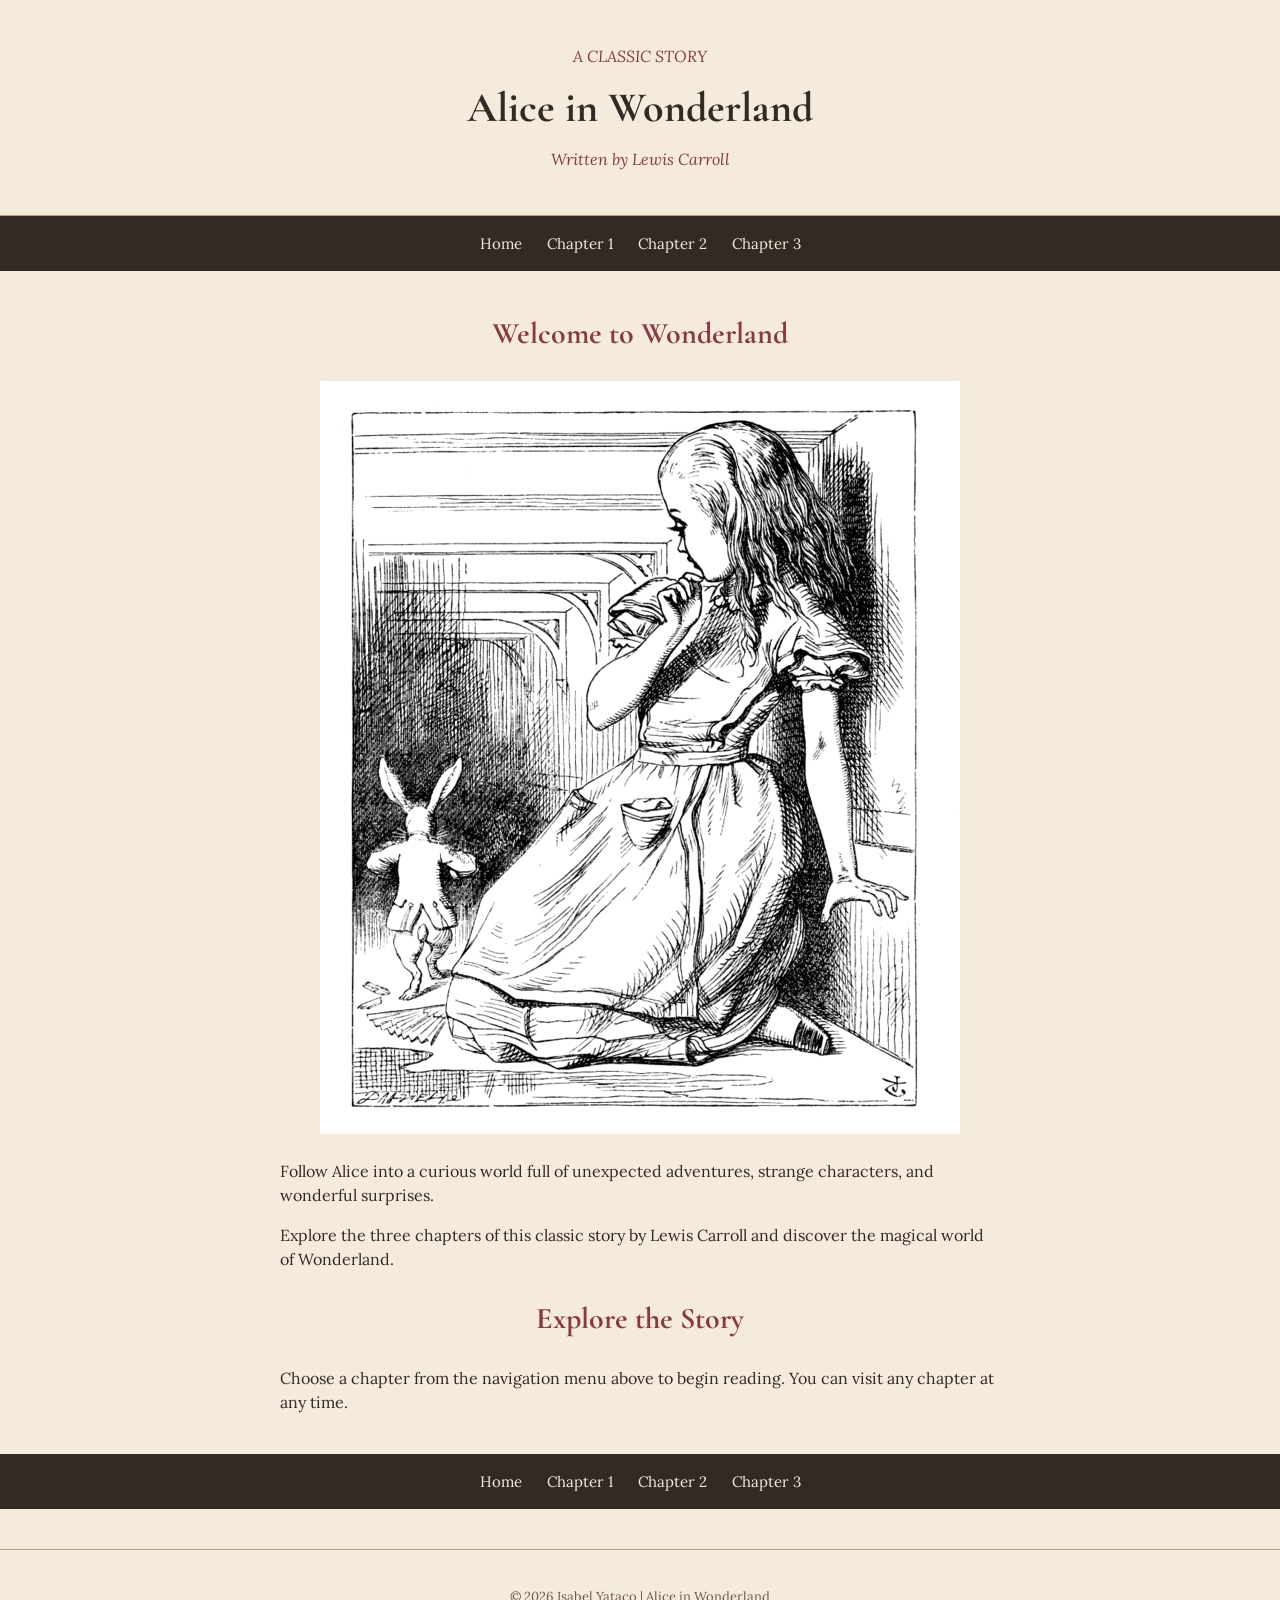
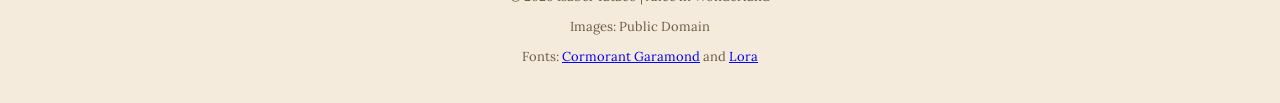
<file: index.html>
<!doctype html>
<html lang="en">
    <head>
        <meta charset="UTF-8" />
        <meta name="viewport" content="width=device-width, initial-scale=1.0" />
        <title>Alice in Wonderland | Home</title>
        <link rel="preconnect" href="https://fonts.googleapis.com" />
        <link rel="preconnect" href="https://fonts.gstatic.com" crossorigin />
        <link
            href="https://fonts.googleapis.com/css2?family=Cormorant+Garamond:wght@500;600;700&family=Lora:wght@400;500&display=swap"
            rel="stylesheet" />
        <link rel="stylesheet" href="style.css" />
    </head>
    <body>
        <header>
            <p>A CLASSIC STORY</p>
            <h1>Alice in Wonderland</h1>
            <p>Written by Lewis Carroll</p>
        </header>

        <nav>
            <a href="index.html">Home</a>
            <a href="chapter1.html">Chapter 1</a>
            <a href="chapter2.html">Chapter 2</a>
            <a href="chapter3.html">Chapter 3</a>
        </nav>

        <main>
            <h2>Welcome to Wonderland</h2>

            <img
                src="alice_ch2_2.png"
                alt="The White Rabbit running through the portal while Alice is looking where the rabbit goes"
                class="cover-image" />

            <p>
                Follow Alice into a curious world full of unexpected adventures, strange characters, and wonderful
                surprises.
            </p>

            <p>
                Explore the three chapters of this classic story by Lewis Carroll and discover the magical world of
                Wonderland.
            </p>

            <h2>Explore the Story</h2>

            <p>
                Choose a chapter from the navigation menu above to begin reading. You can visit any chapter at any time.
            </p>
        </main>

        <nav>
            <a href="index.html">Home</a>
            <a href="chapter1.html">Chapter 1</a>
            <a href="chapter2.html">Chapter 2</a>
            <a href="chapter3.html">Chapter 3</a>
        </nav>

        <footer>
            <p>© 2026 Isabel Yataco | Alice in Wonderland</p>
            <p>Images: Public Domain</p>
            <p>
                Fonts:
                <a href="https://fonts.google.com/specimen/Cormorant+Garamond">Cormorant Garamond</a>
                and
                <a href="https://fonts.google.com/specimen/Lora">Lora</a>
            </p>
        </footer>
    </body>
</html>
</file>
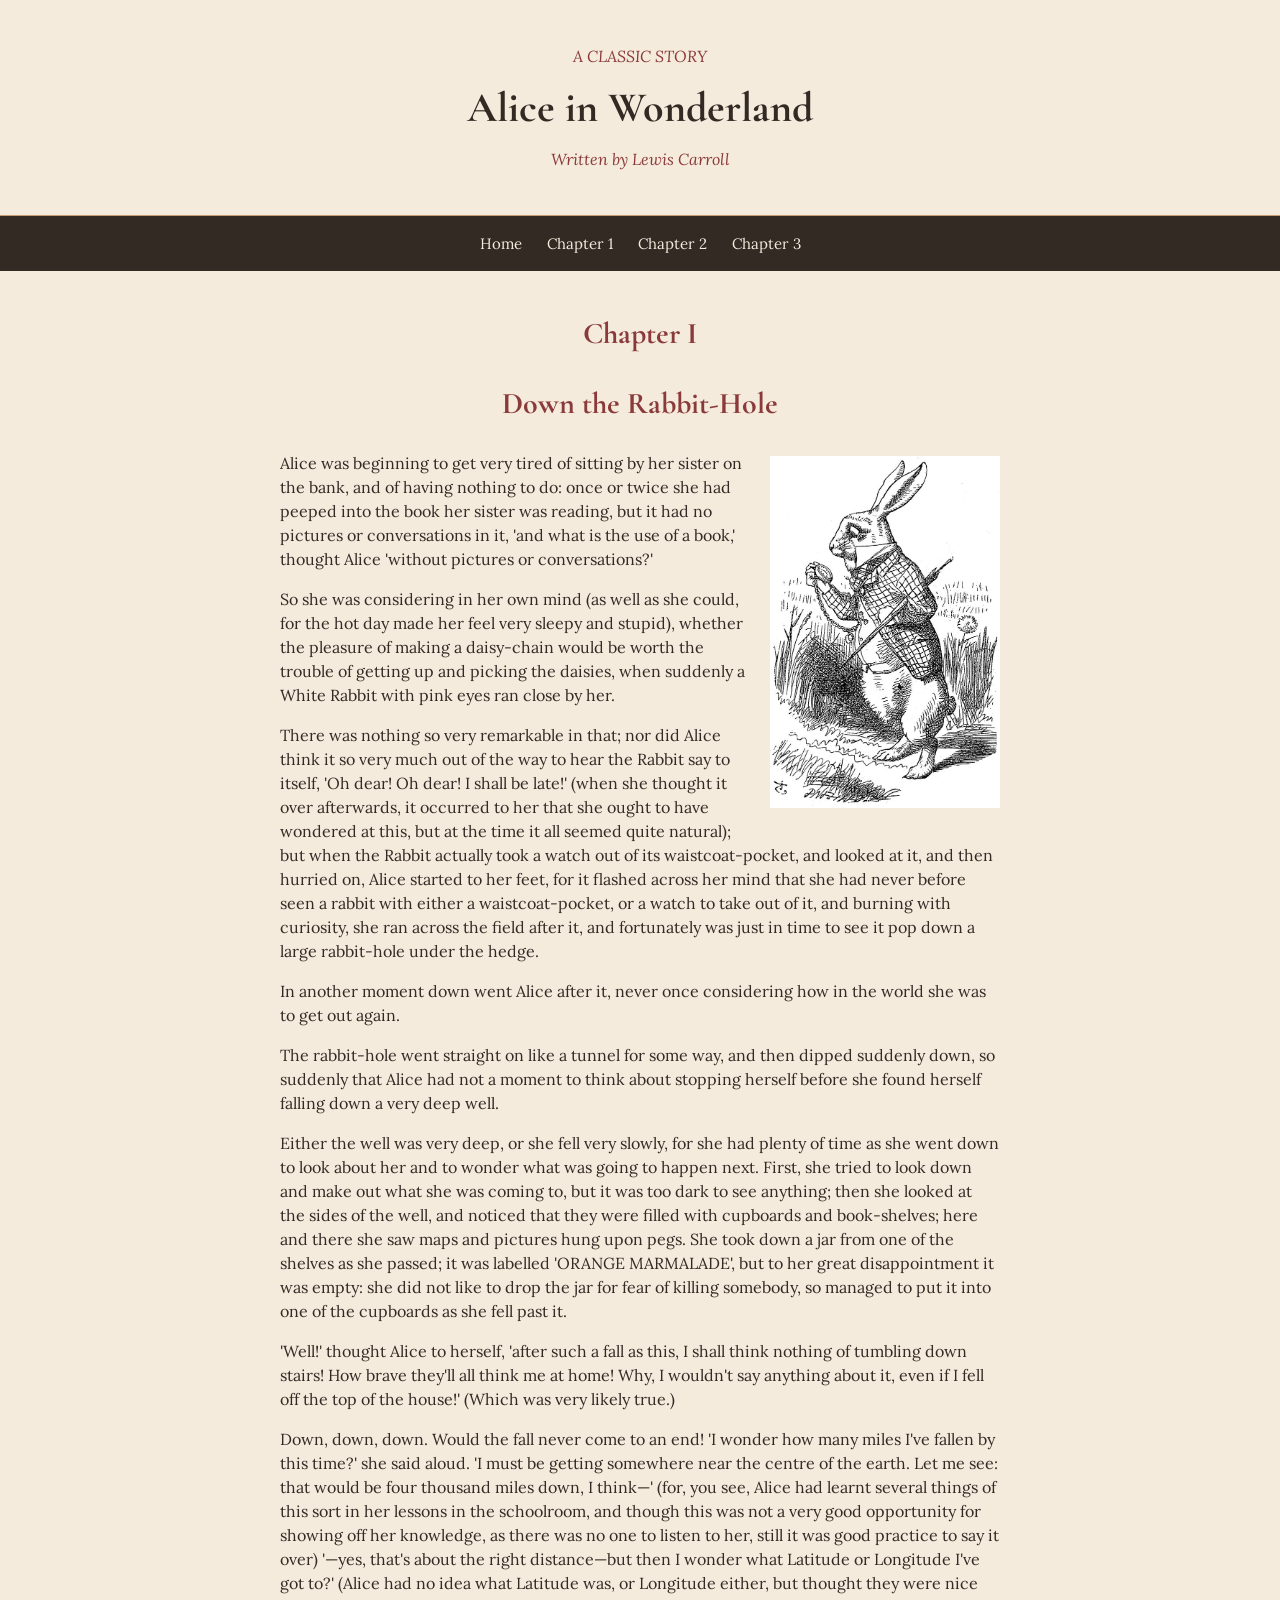
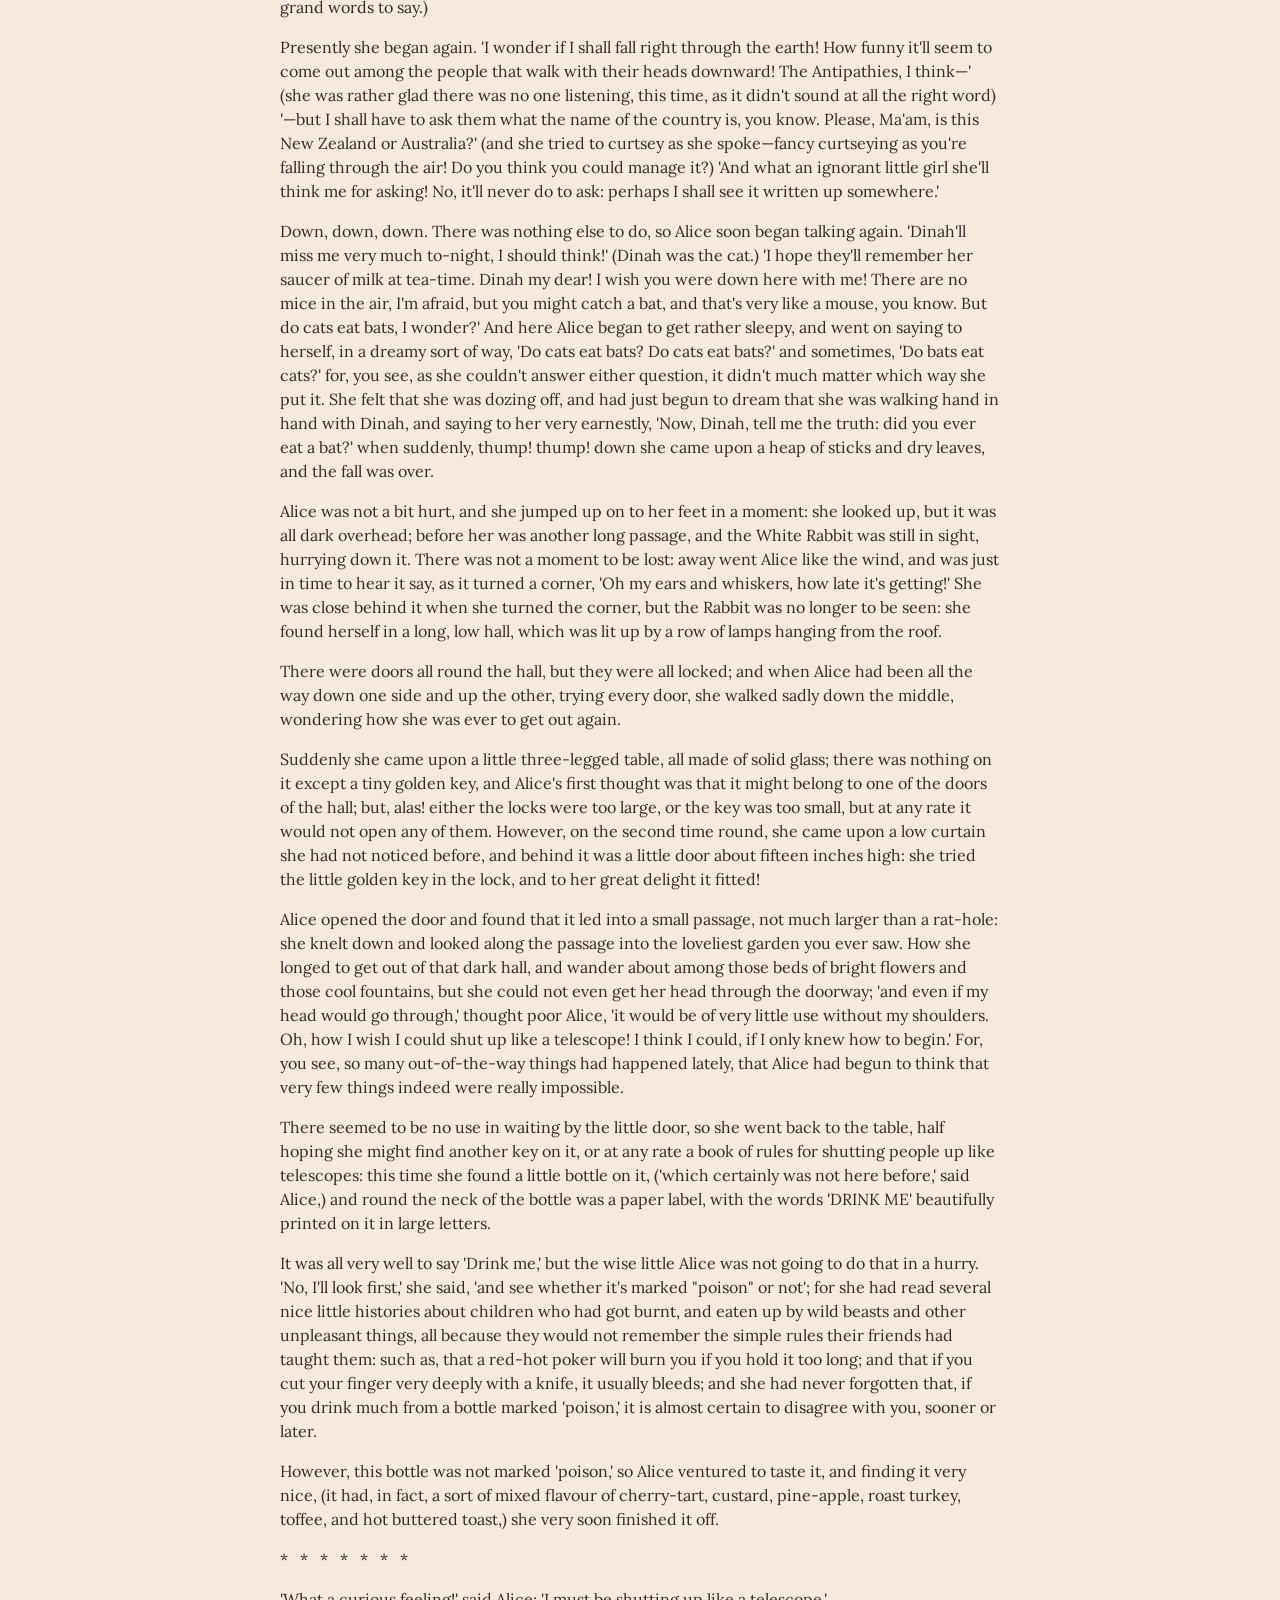
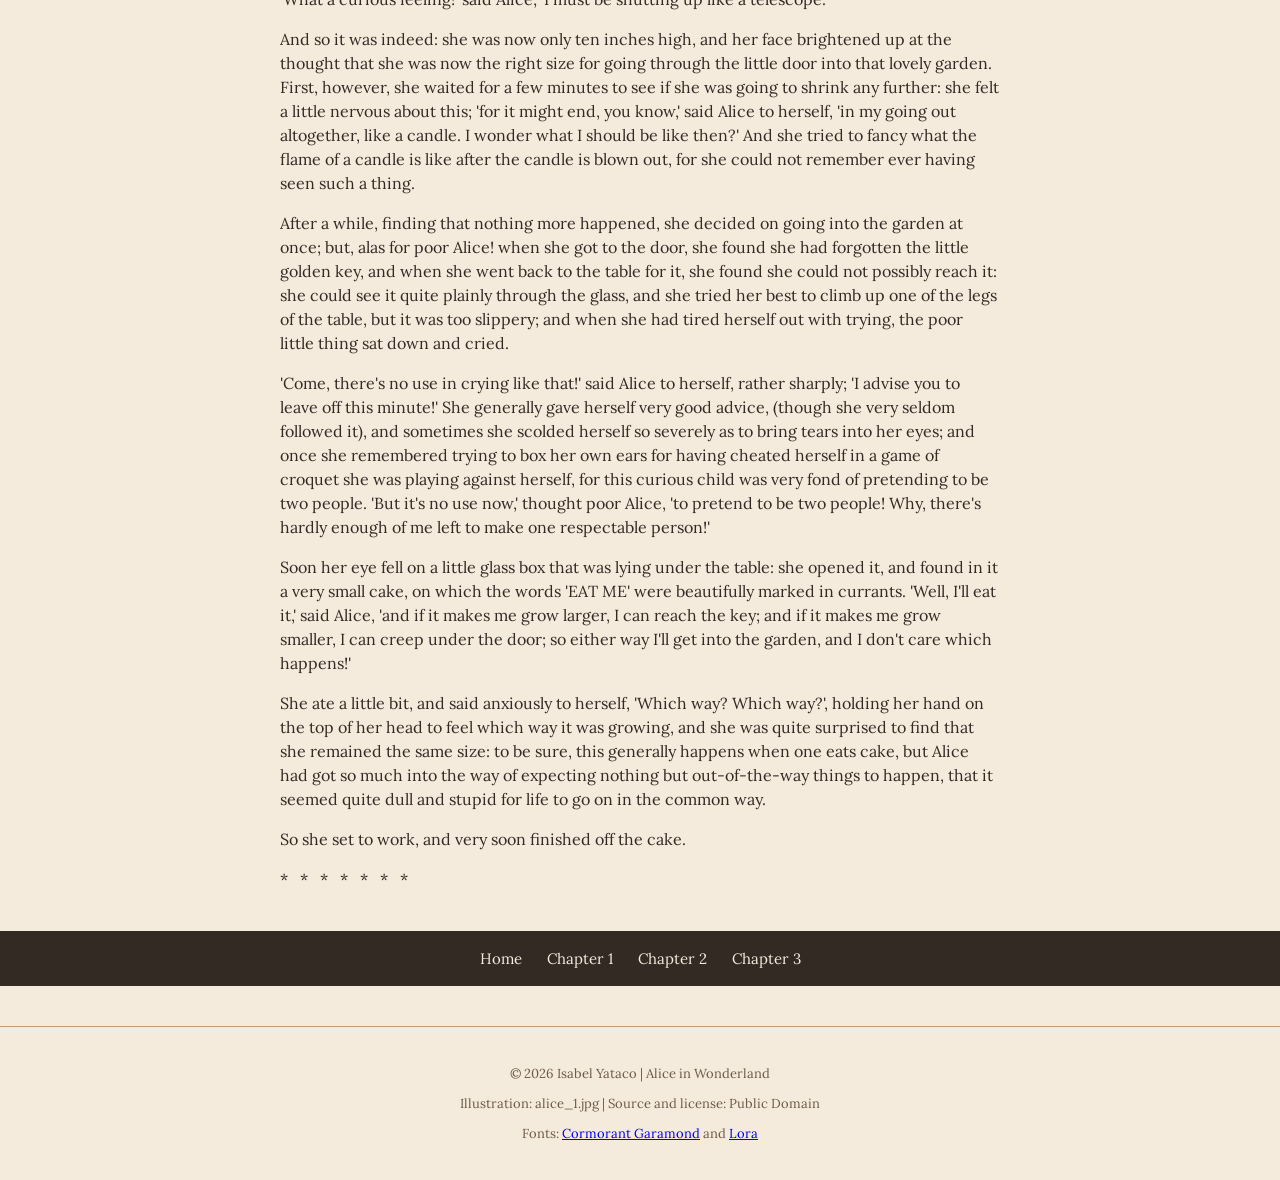
<file: chapter1.html>
<!doctype html>
<html lang="en">
    <head>
        <meta charset="UTF-8" />
        <meta name="viewport" content="width=device-width, initial-scale=1.0" />

        <title>Alice in Wonderland | Chapter 1</title>

        <link rel="preconnect" href="https://fonts.googleapis.com" />
        <link rel="preconnect" href="https://fonts.gstatic.com" crossorigin />
        <link
            href="https://fonts.googleapis.com/css2?family=Cormorant+Garamond:wght@500;600;700&family=Lora:wght@400;500&display=swap"
            rel="stylesheet" />

        <link rel="stylesheet" href="style.css" />
    </head>
    <body>
     <header>
        <p>A CLASSIC STORY</p>
        <h1>Alice in Wonderland</h1>
        <p>Written by Lewis Carroll</p>
    </header>

    <!-- TOP NAVIGATION -->
    <nav>
        <a href="index.html">Home</a>
        <a href="chapter1.html">Chapter 1</a>
        <a href="chapter2.html">Chapter 2</a>
        <a href="chapter3.html">Chapter 3</a>
    </nav>

    <main>
        <article>
            <h2>Chapter I</h2>
            <h2>Down the Rabbit-Hole</h2>

            <img
                src="alice_1.jpg"
                alt="The White Rabbit wearing a waistcoat and holding his pocket watch"
                class="chapter-image"
            >

            <p>
                Alice was beginning to get very tired of sitting by her sister on the bank, and of having nothing to do: once or twice she had peeped into the book her sister was reading, but it had no pictures or conversations in it, 'and what is the use of a book,' thought Alice 'without pictures or conversations?'
            </p>

            <p>
                So she was considering in her own mind (as well as she could, for the hot day made her feel very sleepy and stupid), whether the pleasure of making a daisy-chain would be worth the trouble of getting up and picking the daisies, when suddenly a White Rabbit with pink eyes ran close by her.
            </p>

            <p>
                There was nothing so very remarkable in that; nor did Alice think it so very much out of the way to hear the Rabbit say to itself, 'Oh dear! Oh dear! I shall be late!' (when she thought it over afterwards, it occurred to her that she ought to have wondered at this, but at the time it all seemed quite natural); but when the Rabbit actually took a watch out of its waistcoat-pocket, and looked at it, and then hurried on, Alice started to her feet, for it flashed across her mind that she had never before seen a rabbit with either a waistcoat-pocket, or a watch to take out of it, and burning with curiosity, she ran across the field after it, and fortunately was just in time to see it pop down a large rabbit-hole under the hedge.
            </p>

            <p>
                In another moment down went Alice after it, never once considering how in the world she was to get out again.
            </p>

            <p>
                The rabbit-hole went straight on like a tunnel for some way, and then dipped suddenly down, so suddenly that Alice had not a moment to think about stopping herself before she found herself falling down a very deep well.
            </p>

            <p>
                Either the well was very deep, or she fell very slowly, for she had plenty of time as she went down to look about her and to wonder what was going to happen next. First, she tried to look down and make out what she was coming to, but it was too dark to see anything; then she looked at the sides of the well, and noticed that they were filled with cupboards and book-shelves; here and there she saw maps and pictures hung upon pegs. She took down a jar from one of the shelves as she passed; it was labelled 'ORANGE MARMALADE', but to her great disappointment it was empty: she did not like to drop the jar for fear of killing somebody, so managed to put it into one of the cupboards as she fell past it.
            </p>

            <p>
                'Well!' thought Alice to herself, 'after such a fall as this, I shall think nothing of tumbling down stairs! How brave they'll all think me at home! Why, I wouldn't say anything about it, even if I fell off the top of the house!' (Which was very likely true.)
            </p>

            <p>
                Down, down, down. Would the fall never come to an end! 'I wonder how many miles I've fallen by this time?' she said aloud. 'I must be getting somewhere near the centre of the earth. Let me see: that would be four thousand miles down, I think—' (for, you see, Alice had learnt several things of this sort in her lessons in the schoolroom, and though this was not a very good opportunity for showing off her knowledge, as there was no one to listen to her, still it was good practice to say it over) '—yes, that's about the right distance—but then I wonder what Latitude or Longitude I've got to?' (Alice had no idea what Latitude was, or Longitude either, but thought they were nice grand words to say.)
            </p>

            <p>
                Presently she began again. 'I wonder if I shall fall right through the earth! How funny it'll seem to come out among the people that walk with their heads downward! The Antipathies, I think—' (she was rather glad there was no one listening, this time, as it didn't sound at all the right word) '—but I shall have to ask them what the name of the country is, you know. Please, Ma'am, is this New Zealand or Australia?' (and she tried to curtsey as she spoke—fancy curtseying as you're falling through the air! Do you think you could manage it?) 'And what an ignorant little girl she'll think me for asking! No, it'll never do to ask: perhaps I shall see it written up somewhere.'
            </p>

            <p>
                Down, down, down. There was nothing else to do, so Alice soon began talking again. 'Dinah'll miss me very much to-night, I should think!' (Dinah was the cat.) 'I hope they'll remember her saucer of milk at tea-time. Dinah my dear! I wish you were down here with me! There are no mice in the air, I'm afraid, but you might catch a bat, and that's very like a mouse, you know. But do cats eat bats, I wonder?' And here Alice began to get rather sleepy, and went on saying to herself, in a dreamy sort of way, 'Do cats eat bats? Do cats eat bats?' and sometimes, 'Do bats eat cats?' for, you see, as she couldn't answer either question, it didn't much matter which way she put it. She felt that she was dozing off, and had just begun to dream that she was walking hand in hand with Dinah, and saying to her very earnestly, 'Now, Dinah, tell me the truth: did you ever eat a bat?' when suddenly, thump! thump! down she came upon a heap of sticks and dry leaves, and the fall was over.
            </p>

            <p>
                Alice was not a bit hurt, and she jumped up on to her feet in a moment: she looked up, but it was all dark overhead; before her was another long passage, and the White Rabbit was still in sight, hurrying down it. There was not a moment to be lost: away went Alice like the wind, and was just in time to hear it say, as it turned a corner, 'Oh my ears and whiskers, how late it's getting!' She was close behind it when she turned the corner, but the Rabbit was no longer to be seen: she found herself in a long, low hall, which was lit up by a row of lamps hanging from the roof.
            </p>

            <p>
                There were doors all round the hall, but they were all locked; and when Alice had been all the way down one side and up the other, trying every door, she walked sadly down the middle, wondering how she was ever to get out again.
            </p>

            <p>
                Suddenly she came upon a little three-legged table, all made of solid glass; there was nothing on it except a tiny golden key, and Alice's first thought was that it might belong to one of the doors of the hall; but, alas! either the locks were too large, or the key was too small, but at any rate it would not open any of them. However, on the second time round, she came upon a low curtain she had not noticed before, and behind it was a little door about fifteen inches high: she tried the little golden key in the lock, and to her great delight it fitted!
            </p>

            <p>
                Alice opened the door and found that it led into a small passage, not much larger than a rat-hole: she knelt down and looked along the passage into the loveliest garden you ever saw. How she longed to get out of that dark hall, and wander about among those beds of bright flowers and those cool fountains, but she could not even get her head through the doorway; 'and even if my head would go through,' thought poor Alice, 'it would be of very little use without my shoulders. Oh, how I wish I could shut up like a telescope! I think I could, if I only knew how to begin.' For, you see, so many out-of-the-way things had happened lately, that Alice had begun to think that very few things indeed were really impossible.
            </p>

            <p>
                There seemed to be no use in waiting by the little door, so she went back to the table, half hoping she might find another key on it, or at any rate a book of rules for shutting people up like telescopes: this time she found a little bottle on it, ('which certainly was not here before,' said Alice,) and round the neck of the bottle was a paper label, with the words 'DRINK ME' beautifully printed on it in large letters.
            </p>

            <p>
                It was all very well to say 'Drink me,' but the wise little Alice was not going to do that in a hurry. 'No, I'll look first,' she said, 'and see whether it's marked "poison" or not'; for she had read several nice little histories about children who had got burnt, and eaten up by wild beasts and other unpleasant things, all because they would not remember the simple rules their friends had taught them: such as, that a red-hot poker will burn you if you hold it too long; and that if you cut your finger very deeply with a knife, it usually bleeds; and she had never forgotten that, if you drink much from a bottle marked 'poison,' it is almost certain to disagree with you, sooner or later.
            </p>

            <p>
                However, this bottle was not marked 'poison,' so Alice ventured to taste it, and finding it very nice, (it had, in fact, a sort of mixed flavour of cherry-tart, custard, pine-apple, roast turkey, toffee, and hot buttered toast,) she very soon finished it off.
            </p>

            <p class="scene-break">
                * &nbsp; * &nbsp; * &nbsp; * &nbsp; * &nbsp; * &nbsp; *
            </p>

            <p>
                'What a curious feeling!' said Alice; 'I must be shutting up like a telescope.'
            </p>

            <p>
                And so it was indeed: she was now only ten inches high, and her face brightened up at the thought that she was now the right size for going through the little door into that lovely garden. First, however, she waited for a few minutes to see if she was going to shrink any further: she felt a little nervous about this; 'for it might end, you know,' said Alice to herself, 'in my going out altogether, like a candle. I wonder what I should be like then?' And she tried to fancy what the flame of a candle is like after the candle is blown out, for she could not remember ever having seen such a thing.
            </p>

            <p>
                After a while, finding that nothing more happened, she decided on going into the garden at once; but, alas for poor Alice! when she got to the door, she found she had forgotten the little golden key, and when she went back to the table for it, she found she could not possibly reach it: she could see it quite plainly through the glass, and she tried her best to climb up one of the legs of the table, but it was too slippery; and when she had tired herself out with trying, the poor little thing sat down and cried.
            </p>

            <p>
                'Come, there's no use in crying like that!' said Alice to herself, rather sharply; 'I advise you to leave off this minute!' She generally gave herself very good advice, (though she very seldom followed it), and sometimes she scolded herself so severely as to bring tears into her eyes; and once she remembered trying to box her own ears for having cheated herself in a game of croquet she was playing against herself, for this curious child was very fond of pretending to be two people. 'But it's no use now,' thought poor Alice, 'to pretend to be two people! Why, there's hardly enough of me left to make one respectable person!'
            </p>

            <p>
                Soon her eye fell on a little glass box that was lying under the table: she opened it, and found in it a very small cake, on which the words 'EAT ME' were beautifully marked in currants. 'Well, I'll eat it,' said Alice, 'and if it makes me grow larger, I can reach the key; and if it makes me grow smaller, I can creep under the door; so either way I'll get into the garden, and I don't care which happens!'
            </p>

            <p>
                She ate a little bit, and said anxiously to herself, 'Which way? Which way?', holding her hand on the top of her head to feel which way it was growing, and she was quite surprised to find that she remained the same size: to be sure, this generally happens when one eats cake, but Alice had got so much into the way of expecting nothing but out-of-the-way things to happen, that it seemed quite dull and stupid for life to go on in the common way.
            </p>

            <p>
                So she set to work, and very soon finished off the cake.
            </p>

            <p class="scene-break">
                * &nbsp; * &nbsp; * &nbsp; * &nbsp; * &nbsp; * &nbsp; *
            </p>

        </article>
    </main>

    <!-- BOTTOM NAVIGATION -->
    <nav>
        <a href="index.html">Home</a>
        <a href="chapter1.html">Chapter 1</a>
        <a href="chapter2.html">Chapter 2</a>
        <a href="chapter3.html">Chapter 3</a>
    </nav>

    <footer>
        <p>© 2026 Isabel Yataco | Alice in Wonderland</p>
        <p>Illustration: alice_1.jpg | Source and license: Public Domain</p>
        <p>
            Fonts:
            <a href="https://fonts.google.com/specimen/Cormorant+Garamond">Cormorant Garamond</a>
            and
            <a href="https://fonts.google.com/specimen/Lora">Lora</a>
        </p>
    </footer>
    </body>
</html>
</file>
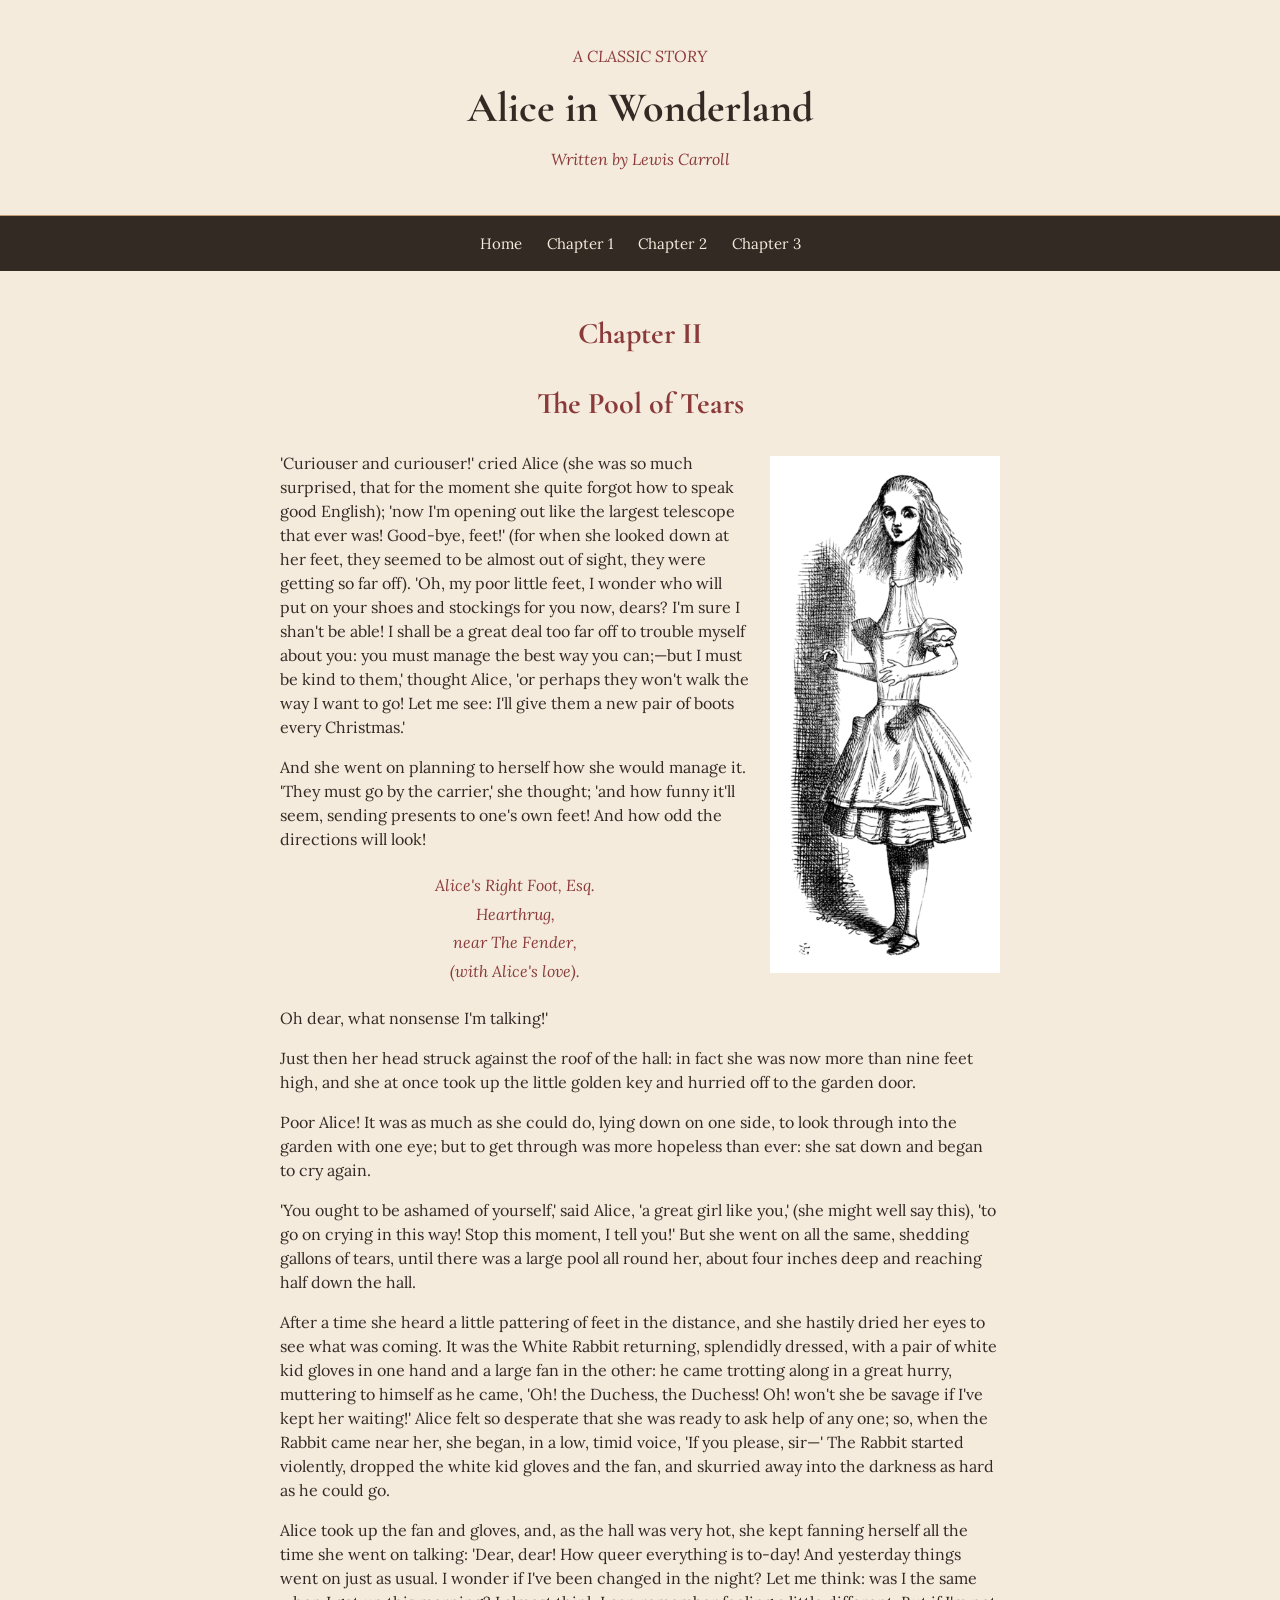
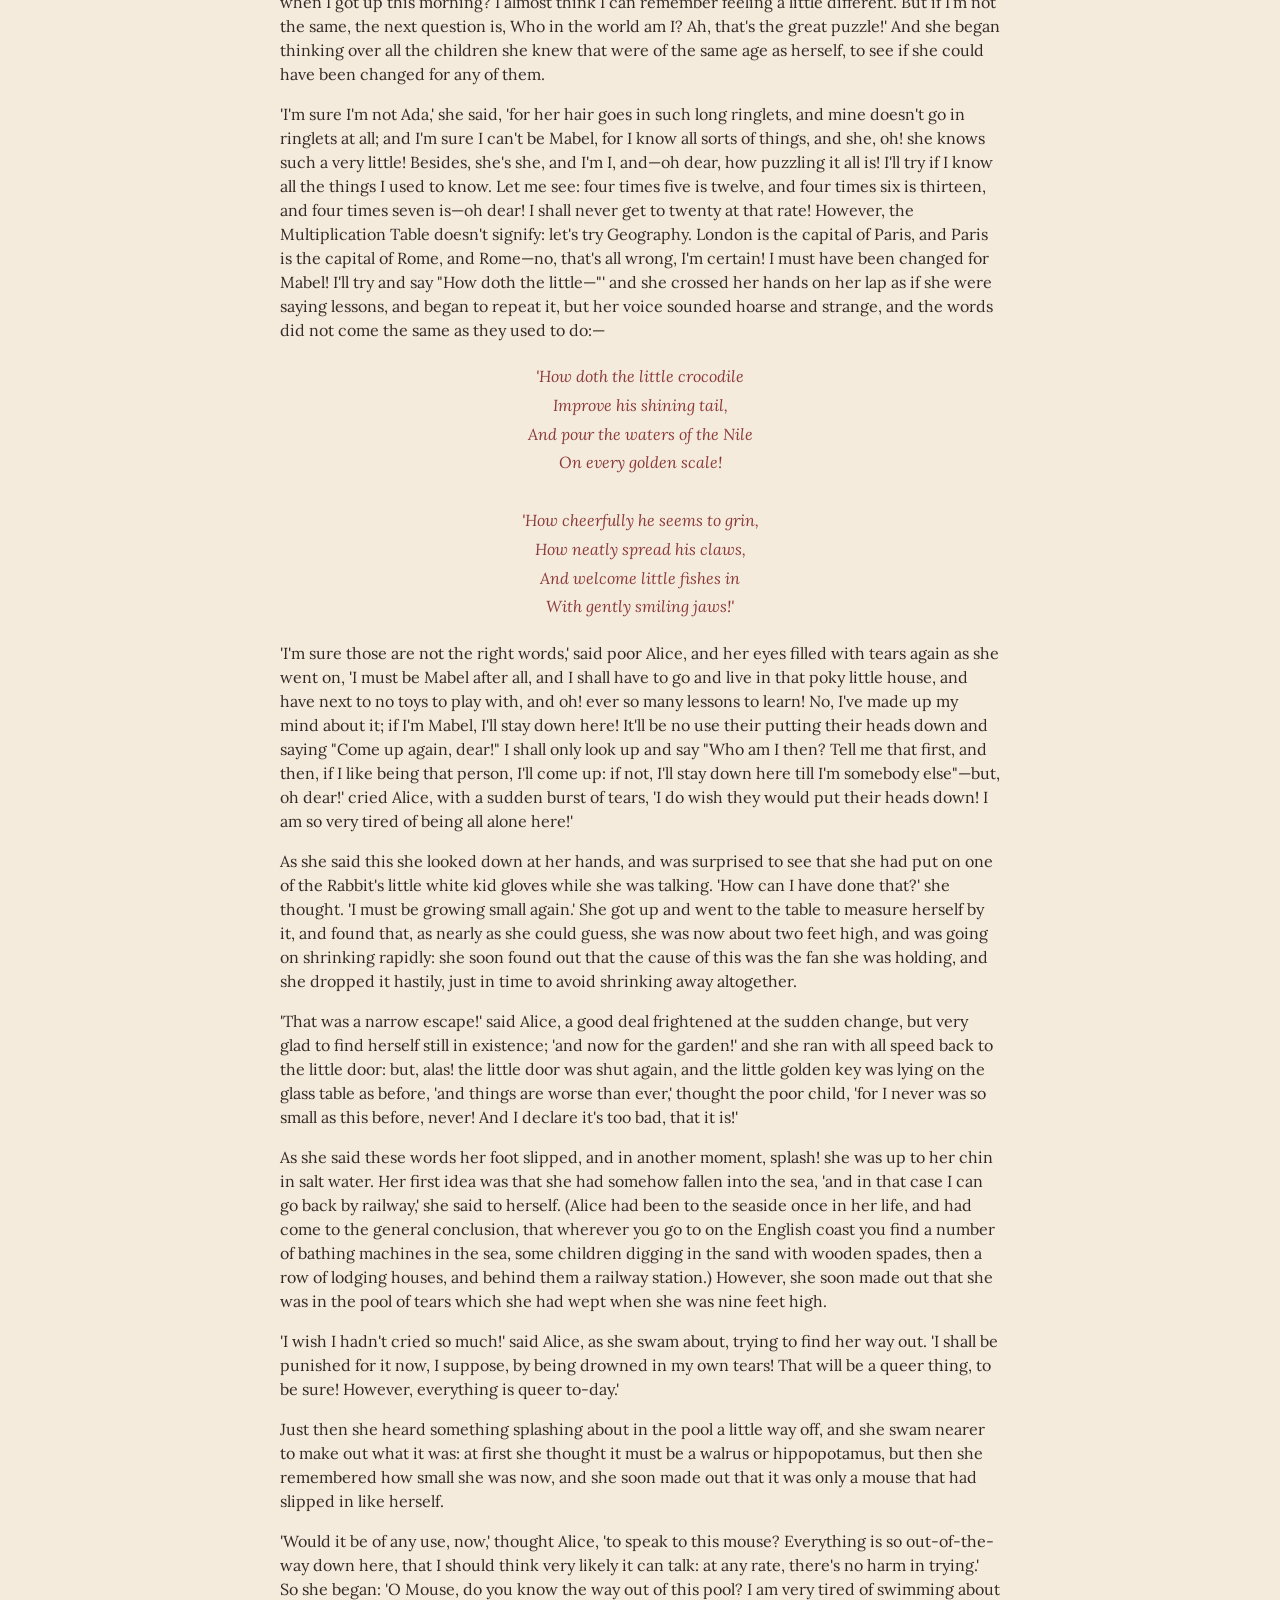
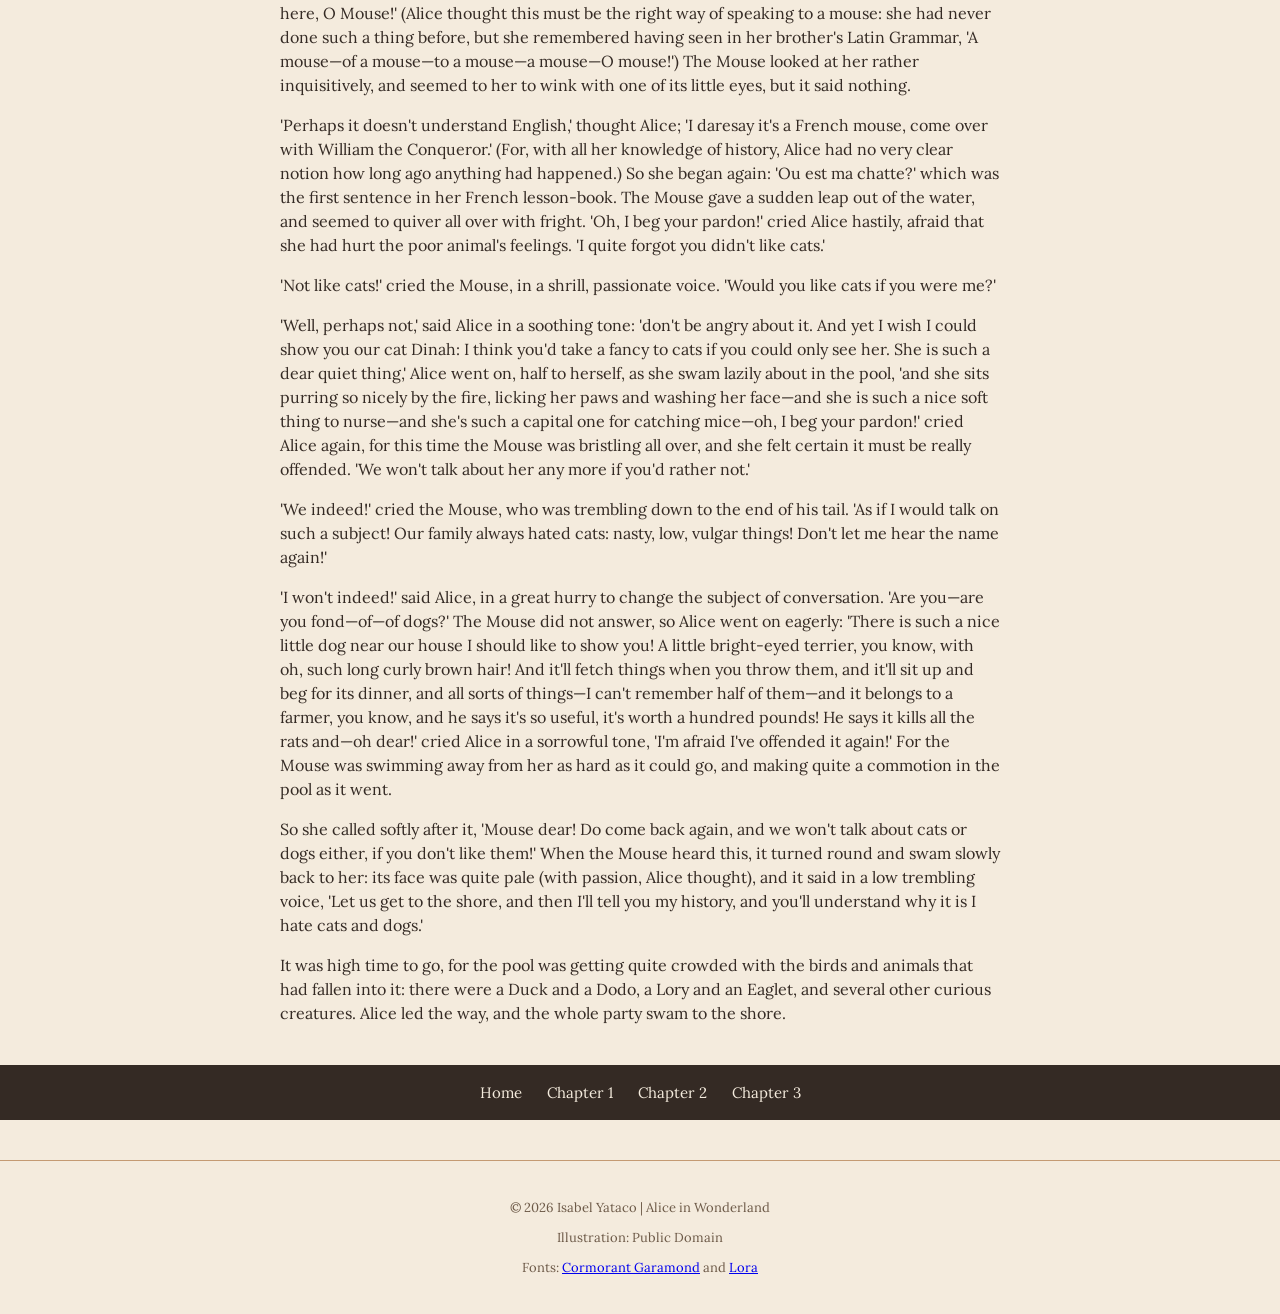
<file: chapter2.html>
<!doctype html>
<html lang="en">
    <head>
        <meta charset="UTF-8" />
        <meta name="viewport" content="width=device-width, initial-scale=1.0" />
        <title>Alice in Wonderland | Chapter 2</title>
        <link rel="preconnect" href="https://fonts.googleapis.com" />
        <link rel="preconnect" href="https://fonts.gstatic.com" crossorigin />
        <link
            href="https://fonts.googleapis.com/css2?family=Cormorant+Garamond:wght@400;500;600;700&family=Lora:wght@400;500;600&display=swap"
            rel="stylesheet" />

        <link rel="stylesheet" href="style.css" />
    </head>
    <body>
        <header>
            <p>A CLASSIC STORY</p>
            <h1>Alice in Wonderland</h1>
            <p>Written by Lewis Carroll</p>
        </header>

        <nav>
            <a href="index.html">Home</a>
            <a href="chapter1.html">Chapter 1</a>
            <a href="chapter2.html">Chapter 2</a>
            <a href="chapter3.html">Chapter 3</a>
        </nav>

        <main>
            <article>
                <h2>Chapter II</h2>
                <h2>The Pool of Tears</h2>

                <img src="alice_ch2.png" alt="An illustration from Alice in Wonderland" class="chapter-image" />

                <p>
                    'Curiouser and curiouser!' cried Alice (she was so much surprised, that for the moment she quite
                    forgot how to speak good English); 'now I'm opening out like the largest telescope that ever was!
                    Good-bye, feet!' (for when she looked down at her feet, they seemed to be almost out of sight, they
                    were getting so far off). 'Oh, my poor little feet, I wonder who will put on your shoes and
                    stockings for you now, dears? I'm sure I shan't be able! I shall be a great deal too far off to
                    trouble myself about you: you must manage the best way you can;—but I must be kind to them,' thought
                    Alice, 'or perhaps they won't walk the way I want to go! Let me see: I'll give them a new pair of
                    boots every Christmas.'
                </p>

                <p>
                    And she went on planning to herself how she would manage it. 'They must go by the carrier,' she
                    thought; 'and how funny it'll seem, sending presents to one's own feet! And how odd the directions
                    will look!
                </p>

                <p class="poem">
                    Alice's Right Foot, Esq.<br />
                    Hearthrug,<br />
                    near The Fender,<br />
                    (with Alice's love).
                </p>

                <p>Oh dear, what nonsense I'm talking!'</p>

                <p>
                    Just then her head struck against the roof of the hall: in fact she was now more than nine feet
                    high, and she at once took up the little golden key and hurried off to the garden door.
                </p>

                <p>
                    Poor Alice! It was as much as she could do, lying down on one side, to look through into the garden
                    with one eye; but to get through was more hopeless than ever: she sat down and began to cry again.
                </p>

                <p>
                    'You ought to be ashamed of yourself,' said Alice, 'a great girl like you,' (she might well say
                    this), 'to go on crying in this way! Stop this moment, I tell you!' But she went on all the same,
                    shedding gallons of tears, until there was a large pool all round her, about four inches deep and
                    reaching half down the hall.
                </p>

                <p>
                    After a time she heard a little pattering of feet in the distance, and she hastily dried her eyes to
                    see what was coming. It was the White Rabbit returning, splendidly dressed, with a pair of white kid
                    gloves in one hand and a large fan in the other: he came trotting along in a great hurry, muttering
                    to himself as he came, 'Oh! the Duchess, the Duchess! Oh! won't she be savage if I've kept her
                    waiting!' Alice felt so desperate that she was ready to ask help of any one; so, when the Rabbit
                    came near her, she began, in a low, timid voice, 'If you please, sir—' The Rabbit started violently,
                    dropped the white kid gloves and the fan, and skurried away into the darkness as hard as he could
                    go.
                </p>

                <p>
                    Alice took up the fan and gloves, and, as the hall was very hot, she kept fanning herself all the
                    time she went on talking: 'Dear, dear! How queer everything is to-day! And yesterday things went on
                    just as usual. I wonder if I've been changed in the night? Let me think: was I the same when I got
                    up this morning? I almost think I can remember feeling a little different. But if I'm not the same,
                    the next question is, Who in the world am I? Ah, that's the great puzzle!' And she began thinking
                    over all the children she knew that were of the same age as herself, to see if she could have been
                    changed for any of them.
                </p>

                <p>
                    'I'm sure I'm not Ada,' she said, 'for her hair goes in such long ringlets, and mine doesn't go in
                    ringlets at all; and I'm sure I can't be Mabel, for I know all sorts of things, and she, oh! she
                    knows such a very little! Besides, she's she, and I'm I, and—oh dear, how puzzling it all is! I'll
                    try if I know all the things I used to know. Let me see: four times five is twelve, and four times
                    six is thirteen, and four times seven is—oh dear! I shall never get to twenty at that rate! However,
                    the Multiplication Table doesn't signify: let's try Geography. London is the capital of Paris, and
                    Paris is the capital of Rome, and Rome—no, that's all wrong, I'm certain! I must have been changed
                    for Mabel! I'll try and say "How doth the little—"' and she crossed her hands on her lap as if she
                    were saying lessons, and began to repeat it, but her voice sounded hoarse and strange, and the words
                    did not come the same as they used to do:—
                </p>

                <p class="poem">
                    'How doth the little crocodile<br />
                    Improve his shining tail,<br />
                    And pour the waters of the Nile<br />
                    On every golden scale!<br /><br />

                    'How cheerfully he seems to grin,<br />
                    How neatly spread his claws,<br />
                    And welcome little fishes in<br />
                    With gently smiling jaws!'
                </p>

                <p>
                    'I'm sure those are not the right words,' said poor Alice, and her eyes filled with tears again as
                    she went on, 'I must be Mabel after all, and I shall have to go and live in that poky little house,
                    and have next to no toys to play with, and oh! ever so many lessons to learn! No, I've made up my
                    mind about it; if I'm Mabel, I'll stay down here! It'll be no use their putting their heads down and
                    saying "Come up again, dear!" I shall only look up and say "Who am I then? Tell me that first, and
                    then, if I like being that person, I'll come up: if not, I'll stay down here till I'm somebody
                    else"—but, oh dear!' cried Alice, with a sudden burst of tears, 'I do wish they would put their
                    heads down! I am so very tired of being all alone here!'
                </p>

                <p>
                    As she said this she looked down at her hands, and was surprised to see that she had put on one of
                    the Rabbit's little white kid gloves while she was talking. 'How can I have done that?' she thought.
                    'I must be growing small again.' She got up and went to the table to measure herself by it, and
                    found that, as nearly as she could guess, she was now about two feet high, and was going on
                    shrinking rapidly: she soon found out that the cause of this was the fan she was holding, and she
                    dropped it hastily, just in time to avoid shrinking away altogether.
                </p>

                <p>
                    'That was a narrow escape!' said Alice, a good deal frightened at the sudden change, but very glad
                    to find herself still in existence; 'and now for the garden!' and she ran with all speed back to the
                    little door: but, alas! the little door was shut again, and the little golden key was lying on the
                    glass table as before, 'and things are worse than ever,' thought the poor child, 'for I never was so
                    small as this before, never! And I declare it's too bad, that it is!'
                </p>

                <p>
                    As she said these words her foot slipped, and in another moment, splash! she was up to her chin in
                    salt water. Her first idea was that she had somehow fallen into the sea, 'and in that case I can go
                    back by railway,' she said to herself. (Alice had been to the seaside once in her life, and had come
                    to the general conclusion, that wherever you go to on the English coast you find a number of bathing
                    machines in the sea, some children digging in the sand with wooden spades, then a row of lodging
                    houses, and behind them a railway station.) However, she soon made out that she was in the pool of
                    tears which she had wept when she was nine feet high.
                </p>

                <p>
                    'I wish I hadn't cried so much!' said Alice, as she swam about, trying to find her way out. 'I shall
                    be punished for it now, I suppose, by being drowned in my own tears! That will be a queer thing, to
                    be sure! However, everything is queer to-day.'
                </p>

                <p>
                    Just then she heard something splashing about in the pool a little way off, and she swam nearer to
                    make out what it was: at first she thought it must be a walrus or hippopotamus, but then she
                    remembered how small she was now, and she soon made out that it was only a mouse that had slipped in
                    like herself.
                </p>

                <p>
                    'Would it be of any use, now,' thought Alice, 'to speak to this mouse? Everything is so
                    out-of-the-way down here, that I should think very likely it can talk: at any rate, there's no harm
                    in trying.' So she began: 'O Mouse, do you know the way out of this pool? I am very tired of
                    swimming about here, O Mouse!' (Alice thought this must be the right way of speaking to a mouse: she
                    had never done such a thing before, but she remembered having seen in her brother's Latin Grammar,
                    'A mouse—of a mouse—to a mouse—a mouse—O mouse!') The Mouse looked at her rather inquisitively, and
                    seemed to her to wink with one of its little eyes, but it said nothing.
                </p>

                <p>
                    'Perhaps it doesn't understand English,' thought Alice; 'I daresay it's a French mouse, come over
                    with William the Conqueror.' (For, with all her knowledge of history, Alice had no very clear notion
                    how long ago anything had happened.) So she began again: 'Ou est ma chatte?' which was the first
                    sentence in her French lesson-book. The Mouse gave a sudden leap out of the water, and seemed to
                    quiver all over with fright. 'Oh, I beg your pardon!' cried Alice hastily, afraid that she had hurt
                    the poor animal's feelings. 'I quite forgot you didn't like cats.'
                </p>

                <p>
                    'Not like cats!' cried the Mouse, in a shrill, passionate voice. 'Would you like cats if you were
                    me?'
                </p>

                <p>
                    'Well, perhaps not,' said Alice in a soothing tone: 'don't be angry about it. And yet I wish I could
                    show you our cat Dinah: I think you'd take a fancy to cats if you could only see her. She is such a
                    dear quiet thing,' Alice went on, half to herself, as she swam lazily about in the pool, 'and she
                    sits purring so nicely by the fire, licking her paws and washing her face—and she is such a nice
                    soft thing to nurse—and she's such a capital one for catching mice—oh, I beg your pardon!' cried
                    Alice again, for this time the Mouse was bristling all over, and she felt certain it must be really
                    offended. 'We won't talk about her any more if you'd rather not.'
                </p>

                <p>
                    'We indeed!' cried the Mouse, who was trembling down to the end of his tail. 'As if I would talk on
                    such a subject! Our family always hated cats: nasty, low, vulgar things! Don't let me hear the name
                    again!'
                </p>

                <p>
                    'I won't indeed!' said Alice, in a great hurry to change the subject of conversation. 'Are you—are
                    you fond—of—of dogs?' The Mouse did not answer, so Alice went on eagerly: 'There is such a nice
                    little dog near our house I should like to show you! A little bright-eyed terrier, you know, with
                    oh, such long curly brown hair! And it'll fetch things when you throw them, and it'll sit up and beg
                    for its dinner, and all sorts of things—I can't remember half of them—and it belongs to a farmer,
                    you know, and he says it's so useful, it's worth a hundred pounds! He says it kills all the rats
                    and—oh dear!' cried Alice in a sorrowful tone, 'I'm afraid I've offended it again!' For the Mouse
                    was swimming away from her as hard as it could go, and making quite a commotion in the pool as it
                    went.
                </p>

                <p>
                    So she called softly after it, 'Mouse dear! Do come back again, and we won't talk about cats or dogs
                    either, if you don't like them!' When the Mouse heard this, it turned round and swam slowly back to
                    her: its face was quite pale (with passion, Alice thought), and it said in a low trembling voice,
                    'Let us get to the shore, and then I'll tell you my history, and you'll understand why it is I hate
                    cats and dogs.'
                </p>

                <p>
                    It was high time to go, for the pool was getting quite crowded with the birds and animals that had
                    fallen into it: there were a Duck and a Dodo, a Lory and an Eaglet, and several other curious
                    creatures. Alice led the way, and the whole party swam to the shore.
                </p>
            </article>
        </main>

        <nav>
            <a href="index.html">Home</a>
            <a href="chapter1.html">Chapter 1</a>
            <a href="chapter2.html">Chapter 2</a>
            <a href="chapter3.html">Chapter 3</a>
        </nav>

        <footer>
            <p>© 2026 Isabel Yataco | Alice in Wonderland</p>
            <p>Illustration: Public Domain</p>
            <p>
                Fonts:
                <a href="https://fonts.google.com/specimen/Cormorant+Garamond" target="_blank">Cormorant Garamond</a>
                and
                <a href="https://fonts.google.com/specimen/Lora" target="_blank">Lora</a>
            </p>
        </footer>
    </body>
</html>
</file>
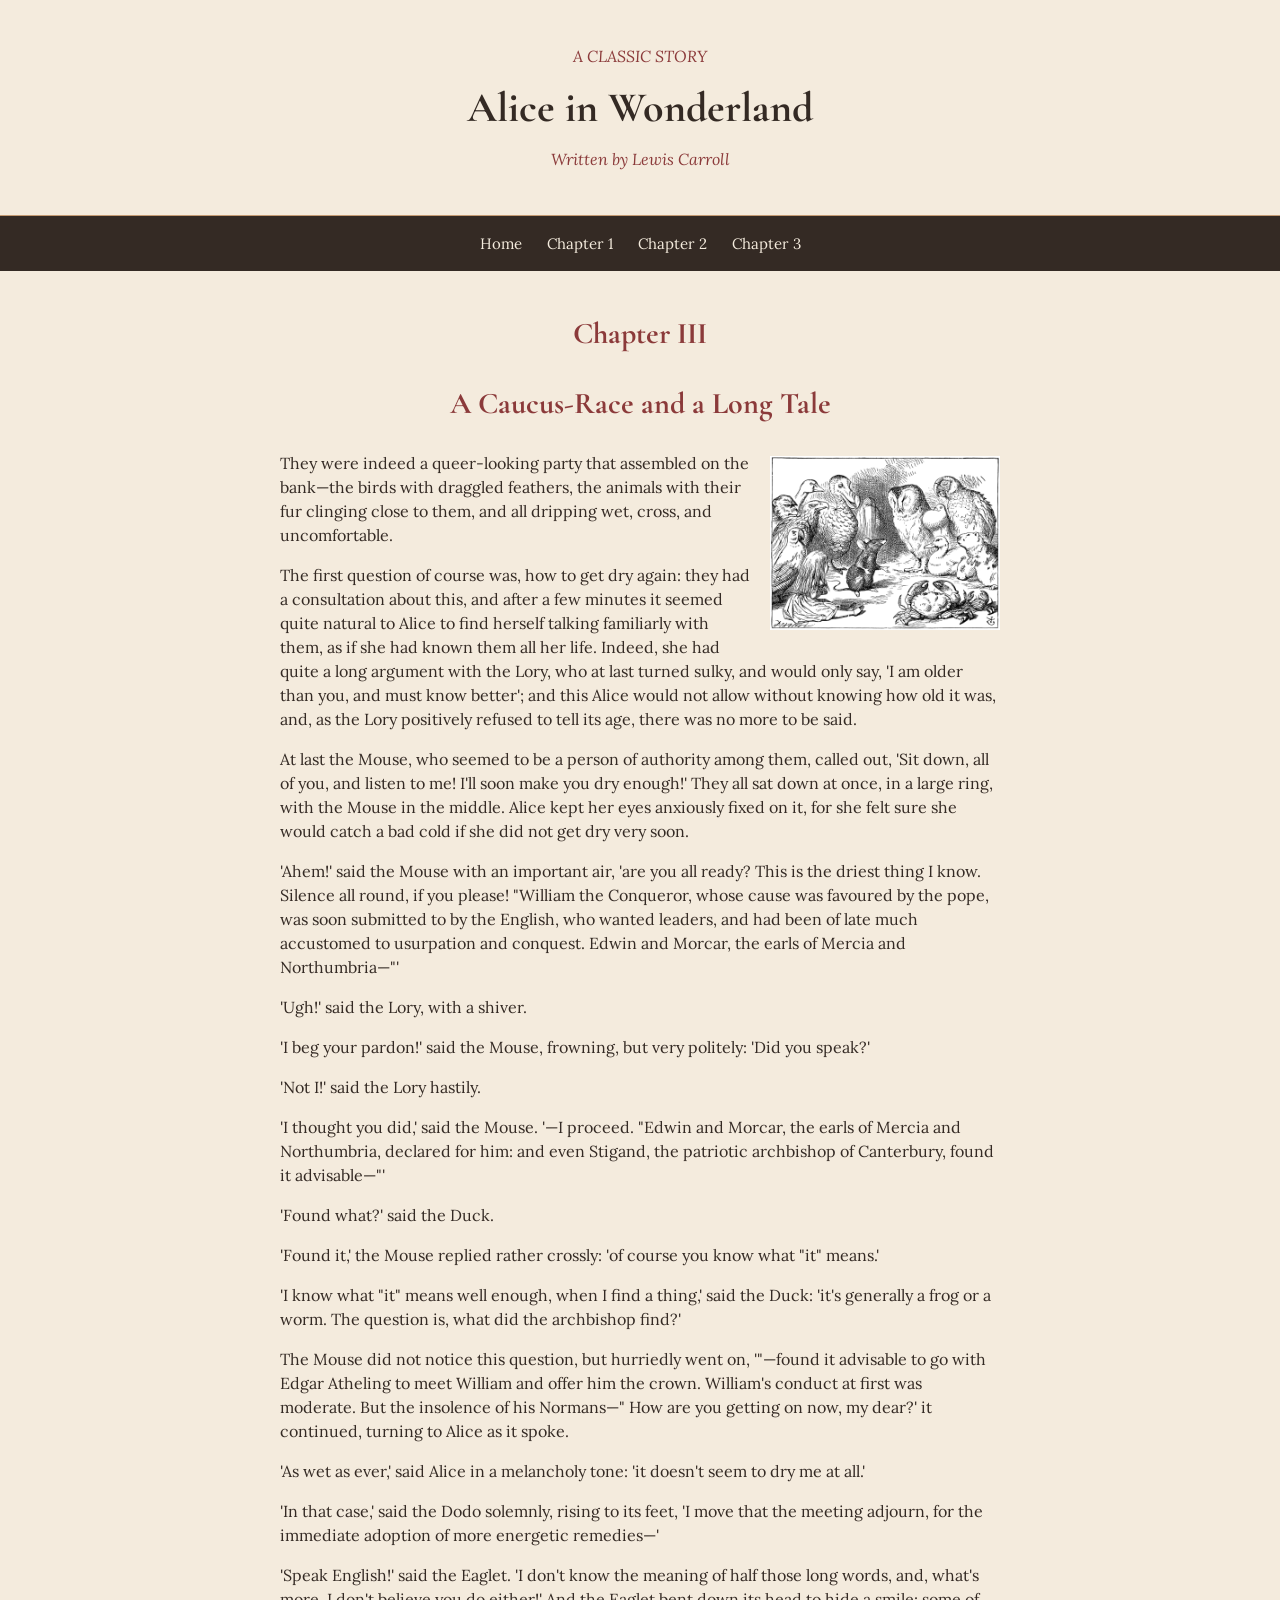
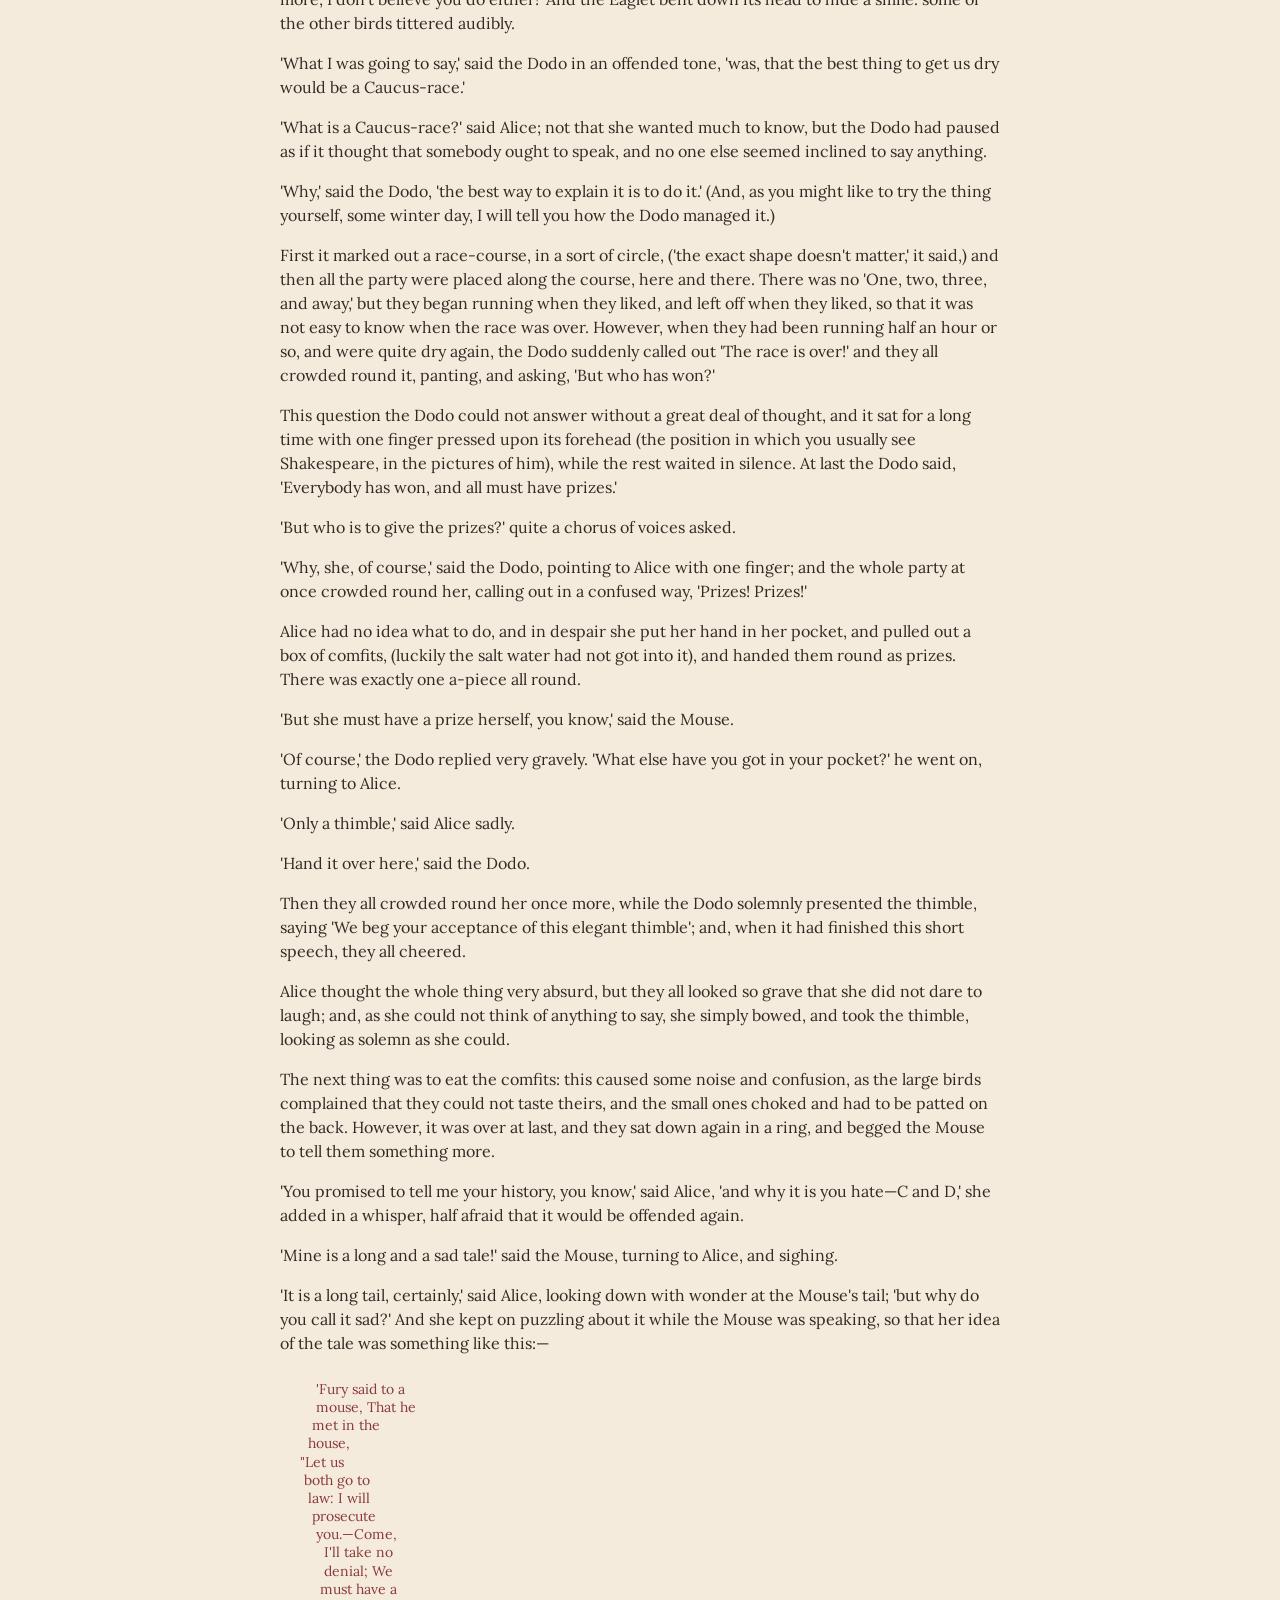
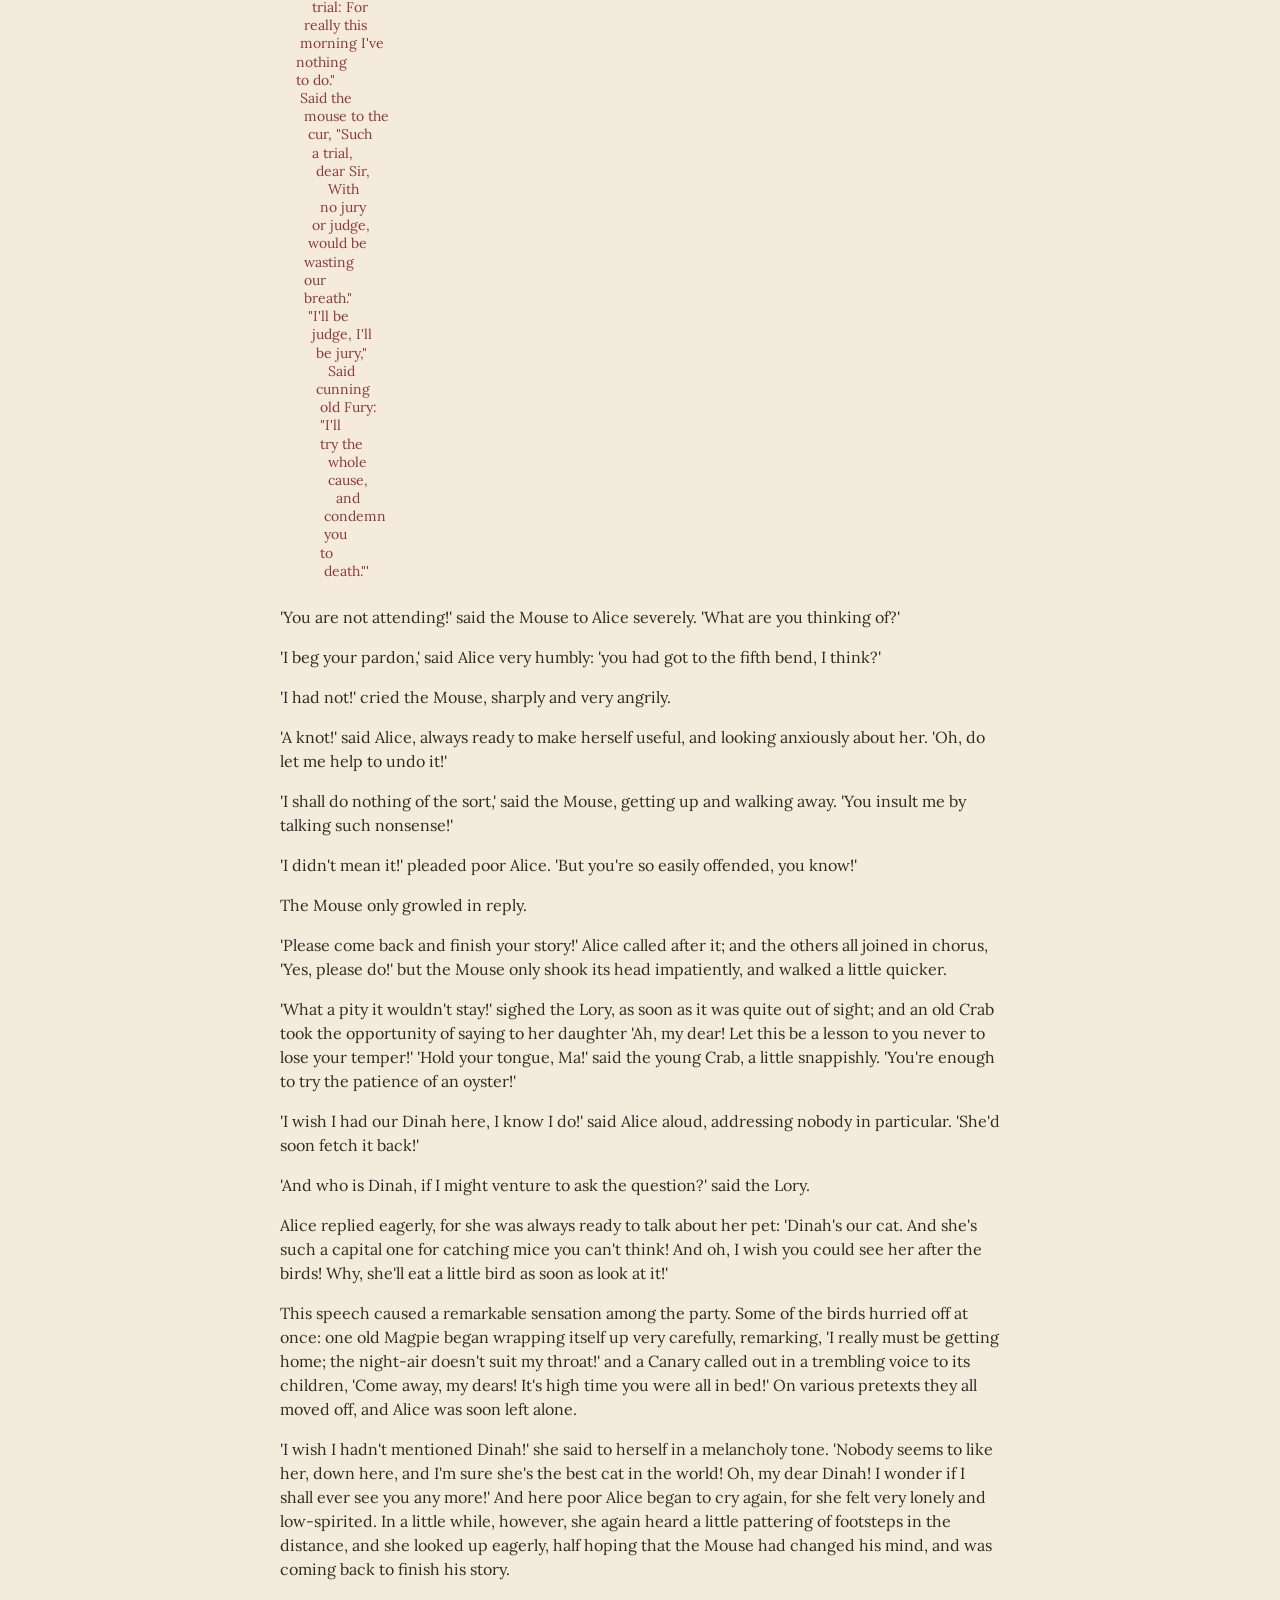
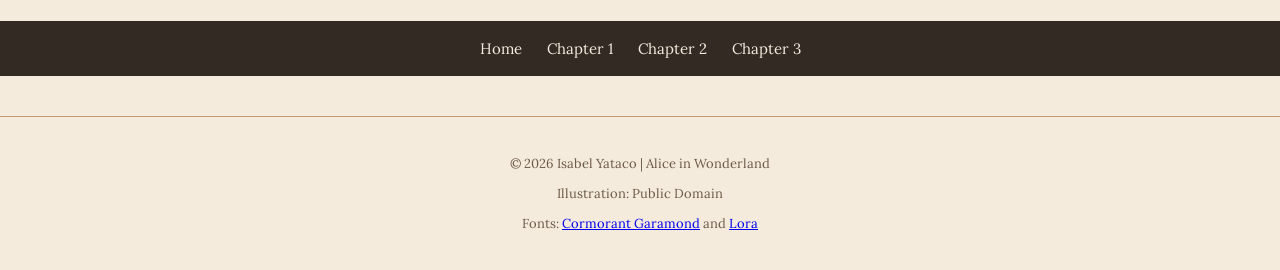
<file: chapter3.html>
<!doctype html>
<html lang="en">
    <head>
        <meta charset="UTF-8" />
        <meta name="viewport" content="width=device-width, initial-scale=1.0" />
        <title>Alice in Wonderland | Chapter 3</title>

        <link rel="preconnect" href="https://fonts.googleapis.com" />
        <link rel="preconnect" href="https://fonts.gstatic.com" crossorigin />
        <link
            href="https://fonts.googleapis.com/css2?family=Cormorant+Garamond:wght@400;500;600;700&family=Lora:wght@400;500;600&display=swap"
            rel="stylesheet" />

        <link rel="stylesheet" href="style.css" />
    </head>
    <body>
    <header>
        <p>A CLASSIC STORY</p>
        <h1>Alice in Wonderland</h1>
        <p>Written by Lewis Carroll</p>
    </header>

    <nav>
        <a href="index.html">Home</a>
        <a href="chapter1.html">Chapter 1</a>
        <a href="chapter2.html">Chapter 2</a>
        <a href="chapter3.html">Chapter 3</a>
    </nav>

    <main>
        <article>
            <h2>Chapter III</h2>
            <h2>A Caucus-Race and a Long Tale</h2>

            <img src="alice_3.png"
                 alt="A group of curious animals gathered together"
                 class="chapter-image">

            <p>They were indeed a queer-looking party that assembled on the bank—the birds with draggled feathers, the animals with their fur clinging close to them, and all dripping wet, cross, and uncomfortable.</p>

            <p>The first question of course was, how to get dry again: they had a consultation about this, and after a few minutes it seemed quite natural to Alice to find herself talking familiarly with them, as if she had known them all her life. Indeed, she had quite a long argument with the Lory, who at last turned sulky, and would only say, 'I am older than you, and must know better'; and this Alice would not allow without knowing how old it was, and, as the Lory positively refused to tell its age, there was no more to be said.</p>

            <p>At last the Mouse, who seemed to be a person of authority among them, called out, 'Sit down, all of you, and listen to me! I'll soon make you dry enough!' They all sat down at once, in a large ring, with the Mouse in the middle. Alice kept her eyes anxiously fixed on it, for she felt sure she would catch a bad cold if she did not get dry very soon.</p>

            <p>'Ahem!' said the Mouse with an important air, 'are you all ready? This is the driest thing I know. Silence all round, if you please! "William the Conqueror, whose cause was favoured by the pope, was soon submitted to by the English, who wanted leaders, and had been of late much accustomed to usurpation and conquest. Edwin and Morcar, the earls of Mercia and Northumbria—"'</p>

            <p>'Ugh!' said the Lory, with a shiver.</p>

            <p>'I beg your pardon!' said the Mouse, frowning, but very politely: 'Did you speak?'</p>

            <p>'Not I!' said the Lory hastily.</p>

            <p>'I thought you did,' said the Mouse. '—I proceed. "Edwin and Morcar, the earls of Mercia and Northumbria, declared for him: and even Stigand, the patriotic archbishop of Canterbury, found it advisable—"'</p>

            <p>'Found what?' said the Duck.</p>

            <p>'Found it,' the Mouse replied rather crossly: 'of course you know what "it" means.'</p>

            <p>'I know what "it" means well enough, when I find a thing,' said the Duck: 'it's generally a frog or a worm. The question is, what did the archbishop find?'</p>

            <p>The Mouse did not notice this question, but hurriedly went on, '"—found it advisable to go with Edgar Atheling to meet William and offer him the crown. William's conduct at first was moderate. But the insolence of his Normans—" How are you getting on now, my dear?' it continued, turning to Alice as it spoke.</p>

            <p>'As wet as ever,' said Alice in a melancholy tone: 'it doesn't seem to dry me at all.'</p>

            <p>'In that case,' said the Dodo solemnly, rising to its feet, 'I move that the meeting adjourn, for the immediate adoption of more energetic remedies—'</p>

            <p>'Speak English!' said the Eaglet. 'I don't know the meaning of half those long words, and, what's more, I don't believe you do either!' And the Eaglet bent down its head to hide a smile: some of the other birds tittered audibly.</p>

            <p>'What I was going to say,' said the Dodo in an offended tone, 'was, that the best thing to get us dry would be a Caucus-race.'</p>

            <p>'What is a Caucus-race?' said Alice; not that she wanted much to know, but the Dodo had paused as if it thought that somebody ought to speak, and no one else seemed inclined to say anything.</p>

            <p>'Why,' said the Dodo, 'the best way to explain it is to do it.' (And, as you might like to try the thing yourself, some winter day, I will tell you how the Dodo managed it.)</p>

            <p>First it marked out a race-course, in a sort of circle, ('the exact shape doesn't matter,' it said,) and then all the party were placed along the course, here and there. There was no 'One, two, three, and away,' but they began running when they liked, and left off when they liked, so that it was not easy to know when the race was over. However, when they had been running half an hour or so, and were quite dry again, the Dodo suddenly called out 'The race is over!' and they all crowded round it, panting, and asking, 'But who has won?'</p>

            <p>This question the Dodo could not answer without a great deal of thought, and it sat for a long time with one finger pressed upon its forehead (the position in which you usually see Shakespeare, in the pictures of him), while the rest waited in silence. At last the Dodo said, 'Everybody has won, and all must have prizes.'</p>

            <p>'But who is to give the prizes?' quite a chorus of voices asked.</p>

            <p>'Why, she, of course,' said the Dodo, pointing to Alice with one finger; and the whole party at once crowded round her, calling out in a confused way, 'Prizes! Prizes!'</p>

            <p>Alice had no idea what to do, and in despair she put her hand in her pocket, and pulled out a box of comfits, (luckily the salt water had not got into it), and handed them round as prizes. There was exactly one a-piece all round.</p>

            <p>'But she must have a prize herself, you know,' said the Mouse.</p>

            <p>'Of course,' the Dodo replied very gravely. 'What else have you got in your pocket?' he went on, turning to Alice.</p>

            <p>'Only a thimble,' said Alice sadly.</p>

            <p>'Hand it over here,' said the Dodo.</p>

            <p>Then they all crowded round her once more, while the Dodo solemnly presented the thimble, saying 'We beg your acceptance of this elegant thimble'; and, when it had finished this short speech, they all cheered.</p>

            <p>Alice thought the whole thing very absurd, but they all looked so grave that she did not dare to laugh; and, as she could not think of anything to say, she simply bowed, and took the thimble, looking as solemn as she could.</p>

            <p>The next thing was to eat the comfits: this caused some noise and confusion, as the large birds complained that they could not taste theirs, and the small ones choked and had to be patted on the back. However, it was over at last, and they sat down again in a ring, and begged the Mouse to tell them something more.</p>

            <p>'You promised to tell me your history, you know,' said Alice, 'and why it is you hate—C and D,' she added in a whisper, half afraid that it would be offended again.</p>

            <p>'Mine is a long and a sad tale!' said the Mouse, turning to Alice, and sighing.</p>

            <p>'It is a long tail, certainly,' said Alice, looking down with wonder at the Mouse's tail; 'but why do you call it sad?' And she kept on puzzling about it while the Mouse was speaking, so that her idea of the tale was something like this:—</p>

            <pre class="mouse-tale">         'Fury said to a
         mouse, That he
        met in the
       house,
     "Let us
      both go to
       law: I will
        prosecute
         you.—Come,
           I'll take no
           denial; We
          must have a
        trial: For
      really this
     morning I've
    nothing
    to do."
     Said the
      mouse to the
       cur, "Such
        a trial,
         dear Sir,
            With
          no jury
        or judge,
       would be
      wasting
      our
      breath."
       "I'll be
        judge, I'll
         be jury,"
            Said
         cunning
          old Fury:
          "I'll
          try the
            whole
            cause,
              and
           condemn
           you
          to
           death."'</pre>

            <p>'You are not attending!' said the Mouse to Alice severely. 'What are you thinking of?'</p>

            <p>'I beg your pardon,' said Alice very humbly: 'you had got to the fifth bend, I think?'</p>

            <p>'I had not!' cried the Mouse, sharply and very angrily.</p>

            <p>'A knot!' said Alice, always ready to make herself useful, and looking anxiously about her. 'Oh, do let me help to undo it!'</p>

            <p>'I shall do nothing of the sort,' said the Mouse, getting up and walking away. 'You insult me by talking such nonsense!'</p>

            <p>'I didn't mean it!' pleaded poor Alice. 'But you're so easily offended, you know!'</p>

            <p>The Mouse only growled in reply.</p>

            <p>'Please come back and finish your story!' Alice called after it; and the others all joined in chorus, 'Yes, please do!' but the Mouse only shook its head impatiently, and walked a little quicker.</p>

            <p>'What a pity it wouldn't stay!' sighed the Lory, as soon as it was quite out of sight; and an old Crab took the opportunity of saying to her daughter 'Ah, my dear! Let this be a lesson to you never to lose your temper!' 'Hold your tongue, Ma!' said the young Crab, a little snappishly. 'You're enough to try the patience of an oyster!'</p>

            <p>'I wish I had our Dinah here, I know I do!' said Alice aloud, addressing nobody in particular. 'She'd soon fetch it back!'</p>

            <p>'And who is Dinah, if I might venture to ask the question?' said the Lory.</p>

            <p>Alice replied eagerly, for she was always ready to talk about her pet: 'Dinah's our cat. And she's such a capital one for catching mice you can't think! And oh, I wish you could see her after the birds! Why, she'll eat a little bird as soon as look at it!'</p>

            <p>This speech caused a remarkable sensation among the party. Some of the birds hurried off at once: one old Magpie began wrapping itself up very carefully, remarking, 'I really must be getting home; the night-air doesn't suit my throat!' and a Canary called out in a trembling voice to its children, 'Come away, my dears! It's high time you were all in bed!' On various pretexts they all moved off, and Alice was soon left alone.</p>

            <p>'I wish I hadn't mentioned Dinah!' she said to herself in a melancholy tone. 'Nobody seems to like her, down here, and I'm sure she's the best cat in the world! Oh, my dear Dinah! I wonder if I shall ever see you any more!' And here poor Alice began to cry again, for she felt very lonely and low-spirited. In a little while, however, she again heard a little pattering of footsteps in the distance, and she looked up eagerly, half hoping that the Mouse had changed his mind, and was coming back to finish his story.</p>

        </article>
    </main>

    <nav>
        <a href="index.html">Home</a>
        <a href="chapter1.html">Chapter 1</a>
        <a href="chapter2.html">Chapter 2</a>
        <a href="chapter3.html">Chapter 3</a>
    </nav>

    <footer>
        <p>© 2026 Isabel Yataco | Alice in Wonderland</p>
        <p>Illustration: Public Domain</p>
        <p>
            Fonts:
            <a href="https://fonts.google.com/specimen/Cormorant+Garamond" target="_blank">Cormorant Garamond</a>
            and
            <a href="https://fonts.google.com/specimen/Lora" target="_blank">Lora</a>
        </p>
    </footer>

    </body>
</html>
</file>
<file: style.css>
@charset "UTF-8";

body {
    background-color: #f4ebdd;
    color: #342a24;
    font-family: "Lora", serif;
    margin: 0;
    padding: 0;
}

header {
    text-align: center;
    padding: 30px 20px;
    border-bottom: 1px solid #c49a72;
}

header h1 {
    font-family: "Cormorant Garamond", serif;
    font-size: 42px;
    color: #342a24;
    margin: 10px 0;
}

header p {
    color: #8b3a3a;
    font-style: italic;
}

nav {
    display: flex;
    justify-content: center;
    align-items: center;
    flex-wrap: wrap;
    gap: 25px;
    padding: 18px;
    background-color: #342a24;
}

nav a {
    color: #f4ebdd;
    text-decoration: none;
    font-size: 15px;
}

nav a:hover {
    color: #d9b77e;
    text-decoration: underline;
}

main {
    max-width: 45em;
    margin: 40px auto;
    padding: 0 20px;
    line-height: 1.5;
}

main h2 {
    font-family: "Cormorant Garamond", serif;
    color: #8b3a3a;
    font-size: 30px;
    text-align: center;
}

main p {
    text-align: left;
    line-height: 1.5;
    font-size: 16px;
}

.cover-image {
    display: block;
    max-width: 100%;
    height: auto;
    margin: 25px auto;
}

footer {
    text-align: center;
    padding: 25px 15px;
    margin-top: 40px;
    border-top: 1px solid #c49a72;
    font-size: 13px;
    color: #6d5a48;
}

.chapter-image {
    float: right;
    width: 40%;
    max-width: 230px;
    height: auto;
    margin: 5px 0 15px 20px;
}

.poem {
    text-align: center;
    font-style: italic;
    line-height: 1.8;
    margin: 20px auto;
    color: #8b3a3a;
}

.mouse-tale {
    white-space: pre-wrap;
    font-family: "Lora", serif;
    font-size: 14px;
    line-height: 1.3;
    color: #8B3A3A;
    margin: 25px auto;
    overflow-wrap: normal;
}
</file>
